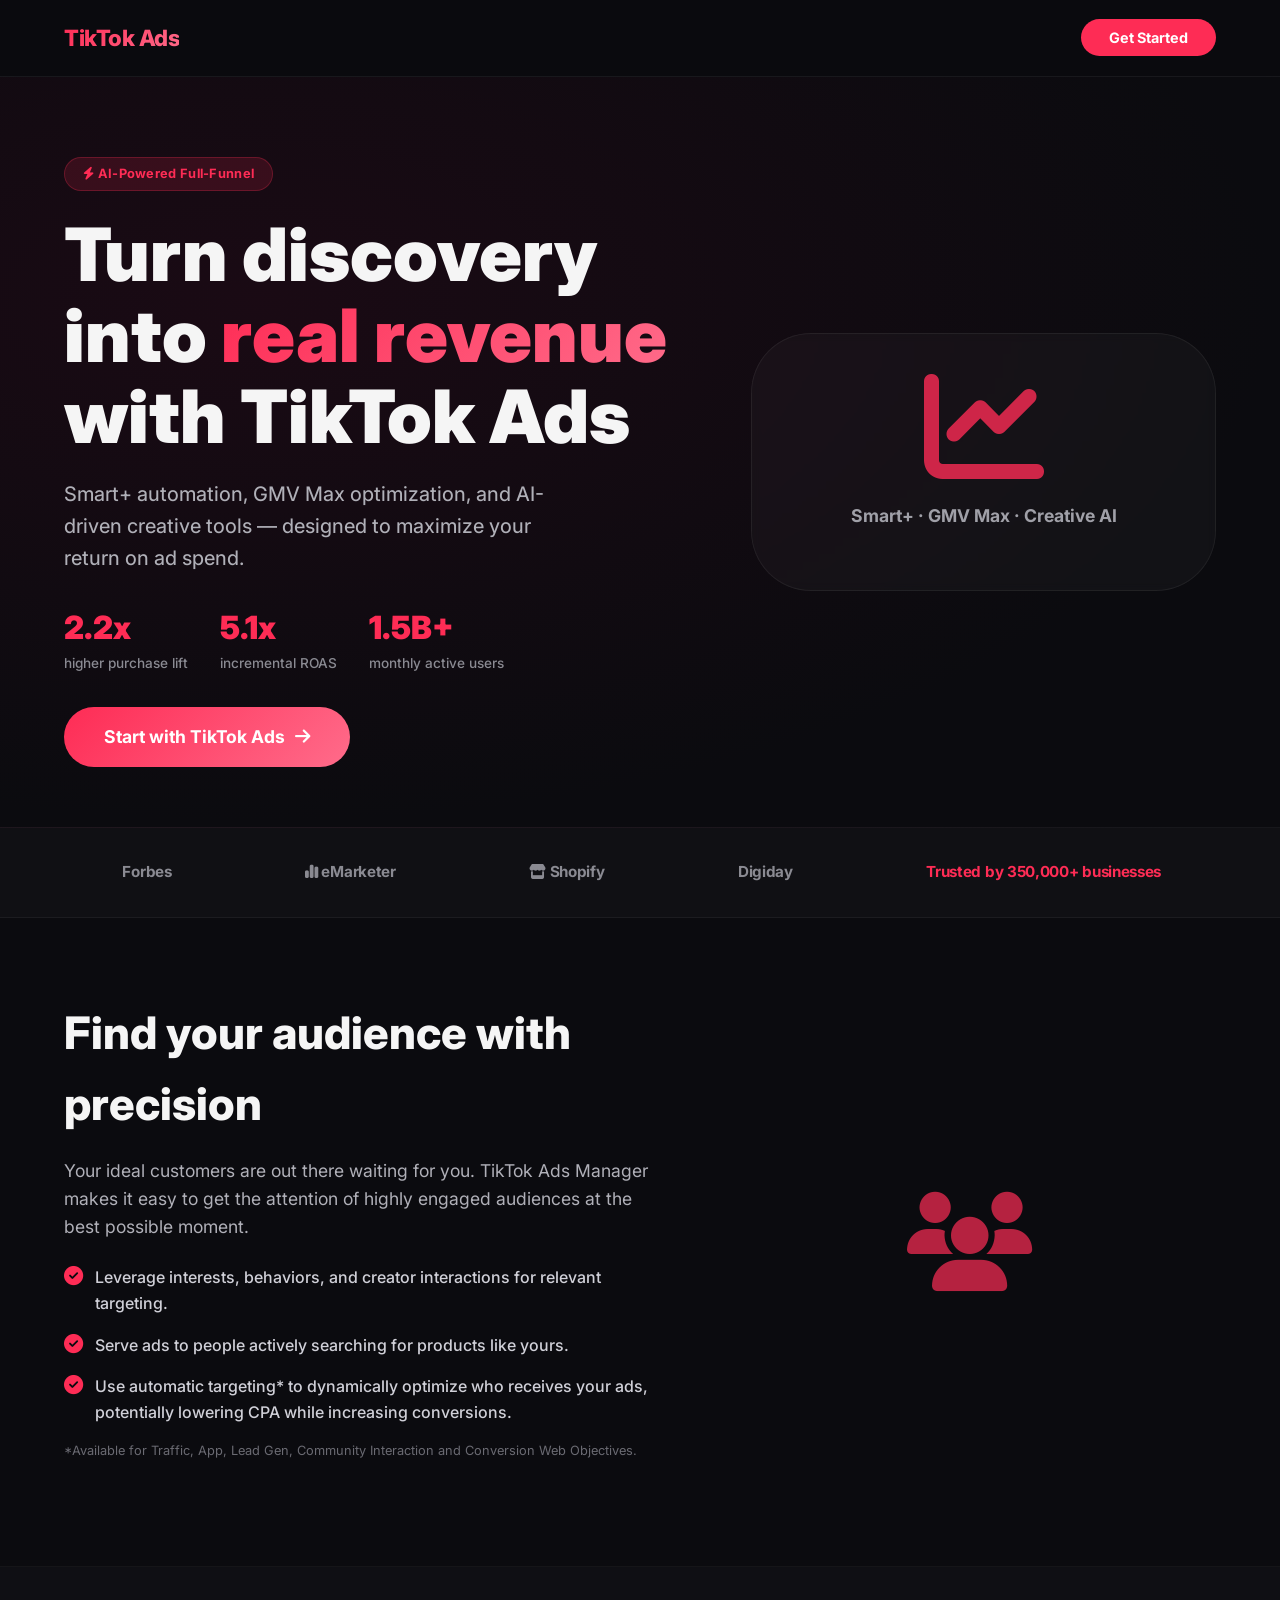
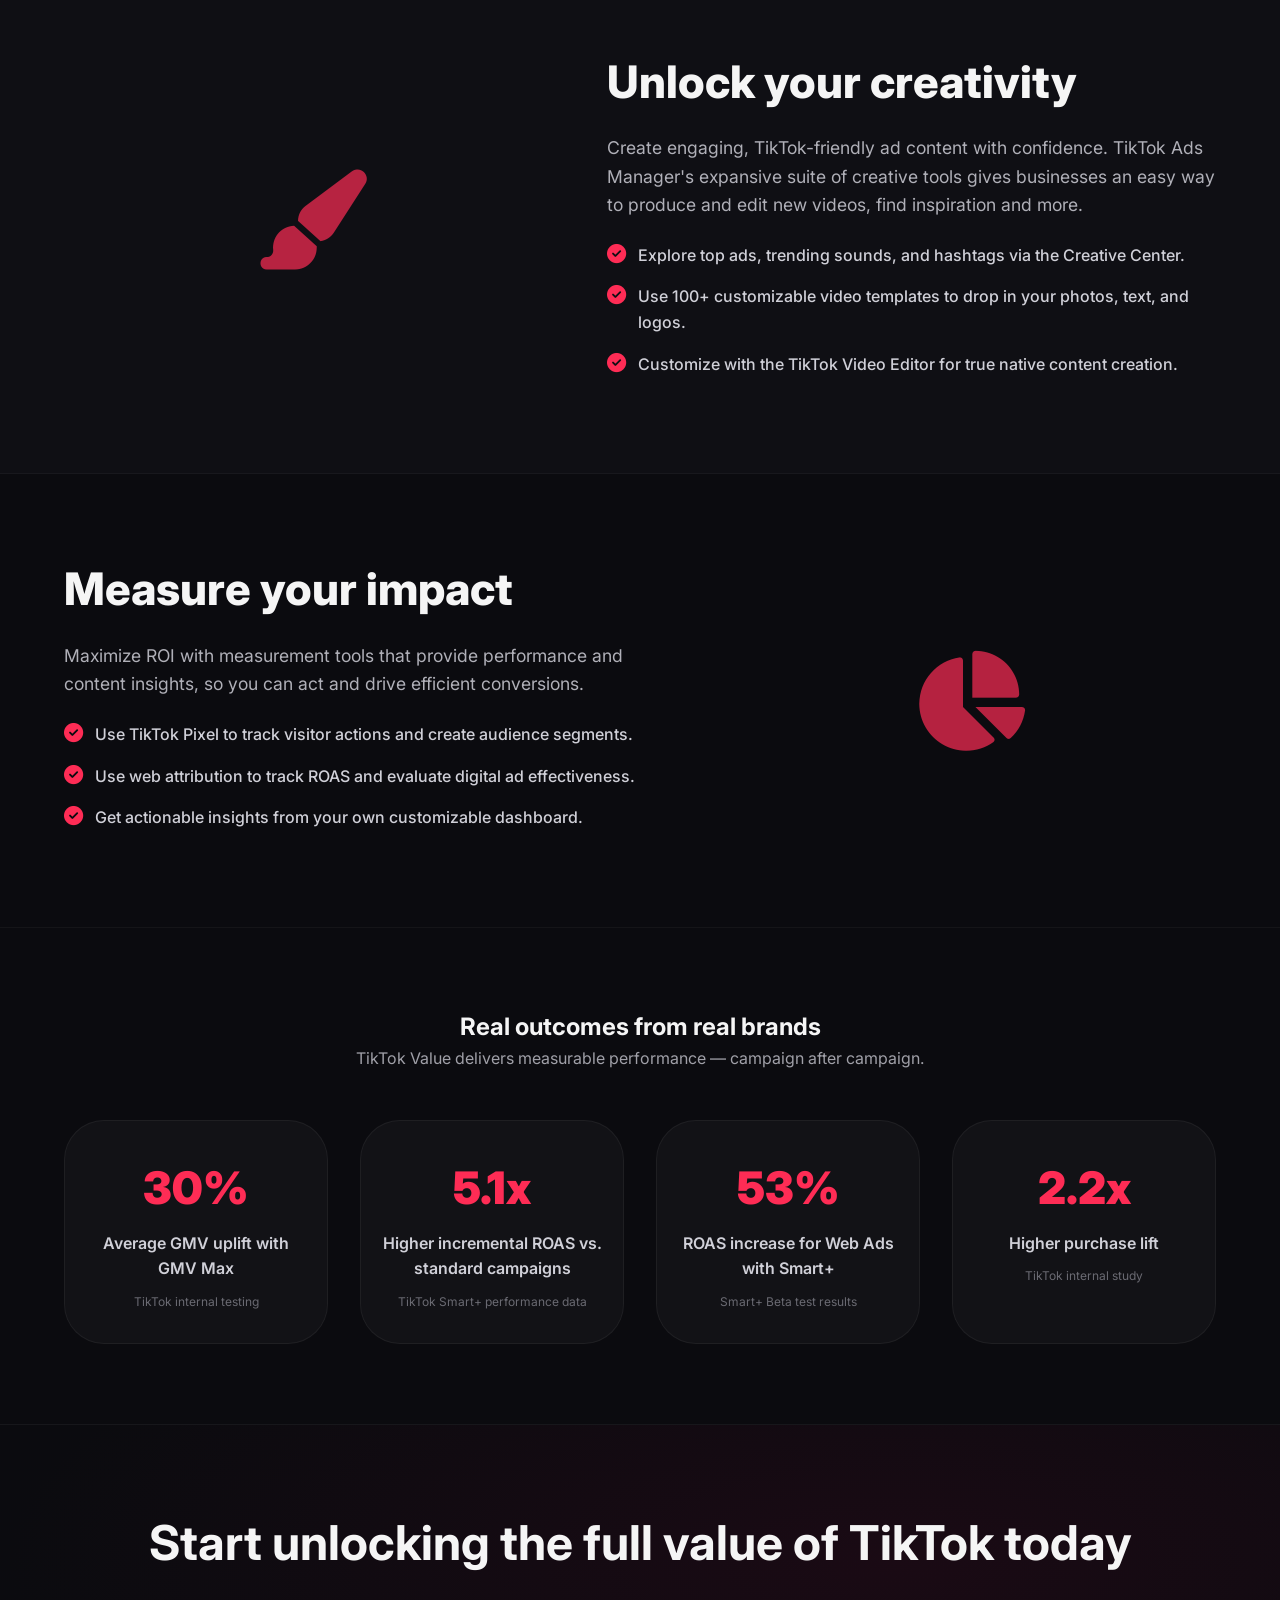
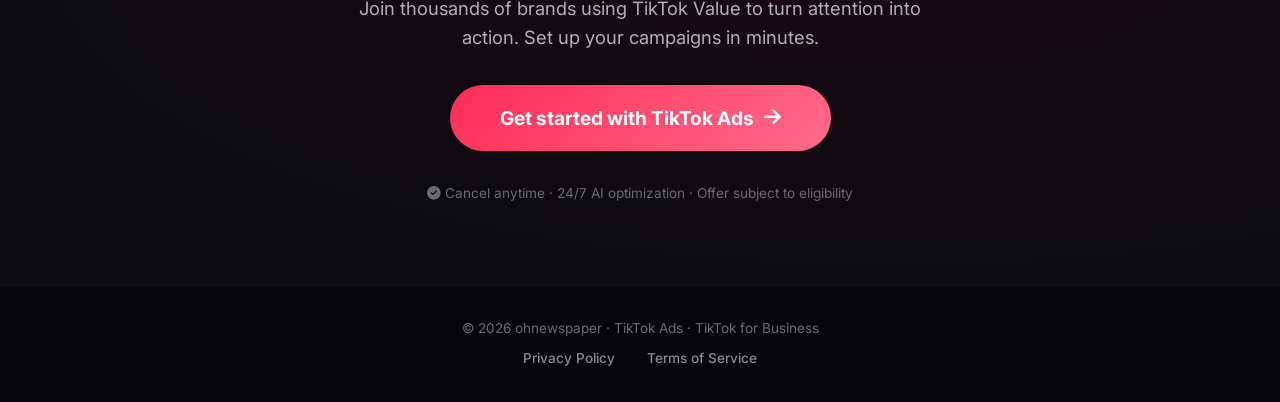
<file: index.html>
<!DOCTYPE html>
<html lang="en">
<head>
    <meta charset="UTF-8" />
    <meta name="viewport" content="width=device-width, initial-scale=1.0" />
    <title>TikTok Ads Manager | TikTok For Business | AI-Powered Full-Funnel Advertising</title>
    <meta name="description" content="TikTok Value delivers AI-powered full-funnel advertising with Smart+ automation, GMV Max optimization, and proven ROAS. Grow your business with TikTok Ads." />
    <link rel="preconnect" href="https://fonts.googleapis.com" />
    <link rel="preconnect" href="https://fonts.gstatic.com" crossorigin />
    <link href="https://fonts.googleapis.com/css2?family=Inter:opsz,wght@14..32,400;14..32,500;14..32,600;14..32,700;14..32,800;14..32,900&display=swap" rel="stylesheet" />
    <link rel="stylesheet" href="https://cdnjs.cloudflare.com/ajax/libs/font-awesome/6.5.0/css/all.min.css" />
    <link rel="stylesheet" href="css/tiktokforbusiness.css">
</head>
<body>

    <!-- ═══ HEADER ═══ -->
    <header class="header">
        <div class="container header-inner">
            <div class="logo">TikTok Ads</div>
            <div class="header-cta">
                <a href="https://click.quk.com/Wgk4OLeqKD" target="_blank" rel="noopener">Get Started</a>
            </div>
        </div>
    </header>

    <!-- ═══ HERO ═══ -->
    <section class="hero">
        <div class="container">
            <div class="hero-grid">
                <div class="hero-content">
                    <div class="hero-badge"><i class="fas fa-bolt"></i> AI-Powered Full-Funnel</div>
                    <h1>Turn discovery into <span class="highlight">real revenue</span> with TikTok Ads</h1>
                    <p>Smart+ automation, GMV Max optimization, and AI-driven creative tools — designed to maximize your return on ad spend.</p>
                    <div class="hero-stats">
                        <div class="stat-item">
                            <span class="stat-number">2.2x</span>
                            <span class="stat-label">higher purchase lift</span>
                        </div>
                        <div class="stat-item">
                            <span class="stat-number">5.1x</span>
                            <span class="stat-label">incremental ROAS</span>
                        </div>
                        <div class="stat-item">
                            <span class="stat-number">1.5B+</span>
                            <span class="stat-label">monthly active users</span>
                        </div>
                    </div>
                    <div class="hero-cta">
                        <a href="https://click.quk.com/Wgk4OLeqKD" target="_blank" rel="noopener" class="btn-primary">
                            Start with TikTok Ads <i class="fas fa-arrow-right"></i>
                        </a>
                        <!-- "See how it works" removed -->
                    </div>
                </div>
                <div class="hero-visual">
                    <div class="hero-visual-box">
                        <i class="fas fa-chart-line"></i>
                        <p>Smart+ · GMV Max · Creative AI</p>
                    </div>
                </div>
            </div>
        </div>
    </section>

    <!-- ═══ TRUST BAR ═══ -->
    <div class="trust-bar">
        <div class="container">
            <div class="trust-logos">
                <span><i class="fab fa-forbes"></i> Forbes</span>
                <span><i class="fas fa-chart-simple"></i> eMarketer</span>
                <span><i class="fas fa-store"></i> Shopify</span>
                <span>Digiday</span>
                <span class="highlight">Trusted by 350,000+ businesses</span>
            </div>
        </div>
    </div>

    <!-- ═══ FEATURE MODULE 1: Find your audience ═══ -->
    <section class="feature-module">
        <div class="container">
            <div class="feature-grid">
                <div class="feature-text">
                    <h2>Find your audience with precision</h2>
                    <p>Your ideal customers are out there waiting for you. TikTok Ads Manager makes it easy to get the attention of highly engaged audiences at the best possible moment.</p>
                    <ul class="feature-list">
                        <li><i class="fas fa-check-circle"></i> Leverage interests, behaviors, and creator interactions for relevant targeting.</li>
                        <li><i class="fas fa-check-circle"></i> Serve ads to people actively searching for products like yours.</li>
                        <li><i class="fas fa-check-circle"></i> Use automatic targeting* to dynamically optimize who receives your ads, potentially lowering CPA while increasing conversions.</li>
                    </ul>
                    <p style="font-size:0.8rem; color:#6a6a72; margin-top:12px;">*Available for Traffic, App, Lead Gen, Community Interaction and Conversion Web Objectives.</p>
                </div>
                <div class="feature-image">
                    <i class="fas fa-users"></i>
                </div>
            </div>
        </div>
    </section>

    <!-- ═══ FEATURE MODULE 2: Unlock creativity (alt background) ═══ -->
    <section class="feature-module feature-module--alt">
        <div class="container">
            <div class="feature-grid feature-grid--reverse">
                <div class="feature-text">
                    <h2>Unlock your creativity</h2>
                    <p>Create engaging, TikTok-friendly ad content with confidence. TikTok Ads Manager's expansive suite of creative tools gives businesses an easy way to produce and edit new videos, find inspiration and more.</p>
                    <ul class="feature-list">
                        <li><i class="fas fa-check-circle"></i> Explore top ads, trending sounds, and hashtags via the Creative Center.</li>
                        <li><i class="fas fa-check-circle"></i> Use 100+ customizable video templates to drop in your photos, text, and logos.</li>
                        <li><i class="fas fa-check-circle"></i> Customize with the TikTok Video Editor for true native content creation.</li>
                    </ul>
                </div>
                <div class="feature-image">
                    <i class="fas fa-paint-brush"></i>
                </div>
            </div>
        </div>
    </section>

    <!-- ═══ FEATURE MODULE 3: Measure your impact ═══ -->
    <section class="feature-module">
        <div class="container">
            <div class="feature-grid">
                <div class="feature-text">
                    <h2>Measure your impact</h2>
                    <p>Maximize ROI with measurement tools that provide performance and content insights, so you can act and drive efficient conversions.</p>
                    <ul class="feature-list">
                        <li><i class="fas fa-check-circle"></i> Use TikTok Pixel to track visitor actions and create audience segments.</li>
                        <li><i class="fas fa-check-circle"></i> Use web attribution to track ROAS and evaluate digital ad effectiveness.</li>
                        <li><i class="fas fa-check-circle"></i> Get actionable insights from your own customizable dashboard.</li>
                    </ul>
                </div>
                <div class="feature-image">
                    <i class="fas fa-chart-pie"></i>
                </div>
            </div>
        </div>
    </section>

    <!-- ═══ CASE STUDIES ═══ -->
    <section class="cases">
        <div class="container">
            <h2 class="section-title" style="text-align:center;">Real outcomes from real brands</h2>
            <p class="section-sub" style="text-align:center; color:#a0a0a8; max-width:650px; margin:0 auto 48px;">TikTok Value delivers measurable performance — campaign after campaign.</p>
            <div class="cases-grid">
                <div class="case-item">
                    <div class="case-number">30%</div>
                    <div class="case-label">Average GMV uplift with GMV Max</div>
                    <div class="case-source">TikTok internal testing</div>
                </div>
                <div class="case-item">
                    <div class="case-number">5.1x</div>
                    <div class="case-label">Higher incremental ROAS vs. standard campaigns</div>
                    <div class="case-source">TikTok Smart+ performance data</div>
                </div>
                <div class="case-item">
                    <div class="case-number">53%</div>
                    <div class="case-label">ROAS increase for Web Ads with Smart+</div>
                    <div class="case-source">Smart+ Beta test results</div>
                </div>
                <div class="case-item">
                    <div class="case-number">2.2x</div>
                    <div class="case-label">Higher purchase lift</div>
                    <div class="case-source">TikTok internal study</div>
                </div>
            </div>
        </div>
    </section>

    <!-- ═══ FINAL CTA ═══ -->
    <section class="final-cta">
        <div class="container">
            <h2>Start unlocking the full value of TikTok today</h2>
            <p>Join thousands of brands using TikTok Value to turn attention into action. Set up your campaigns in minutes.</p>
            <div class="cta-group">
                <a href="https://click.quk.com/Wgk4OLeqKD" target="_blank" rel="noopener" class="btn-primary">
                    Get started with TikTok Ads <i class="fas fa-arrow-right"></i>
                </a>
                <!-- "Schedule a demo" removed -->
            </div>
            <div class="small-note">
                <i class="fas fa-check-circle"></i> Cancel anytime · 24/7 AI optimization · Offer subject to eligibility
                <!-- "No credit card required" removed -->
            </div>
        </div>
    </section>

    <!-- ═══ FOOTER ═══ -->
    <footer class="footer">
        <div class="container">
            <p>&copy; 2026 ohnewspaper · TikTok Ads · TikTok for Business</p>
            <div class="footer-links">
                <a href="privacy">Privacy Policy</a>
                <a href="terms">Terms of Service</a>
            </div>
        </div>
    </footer>

</body>
</html>
</file>
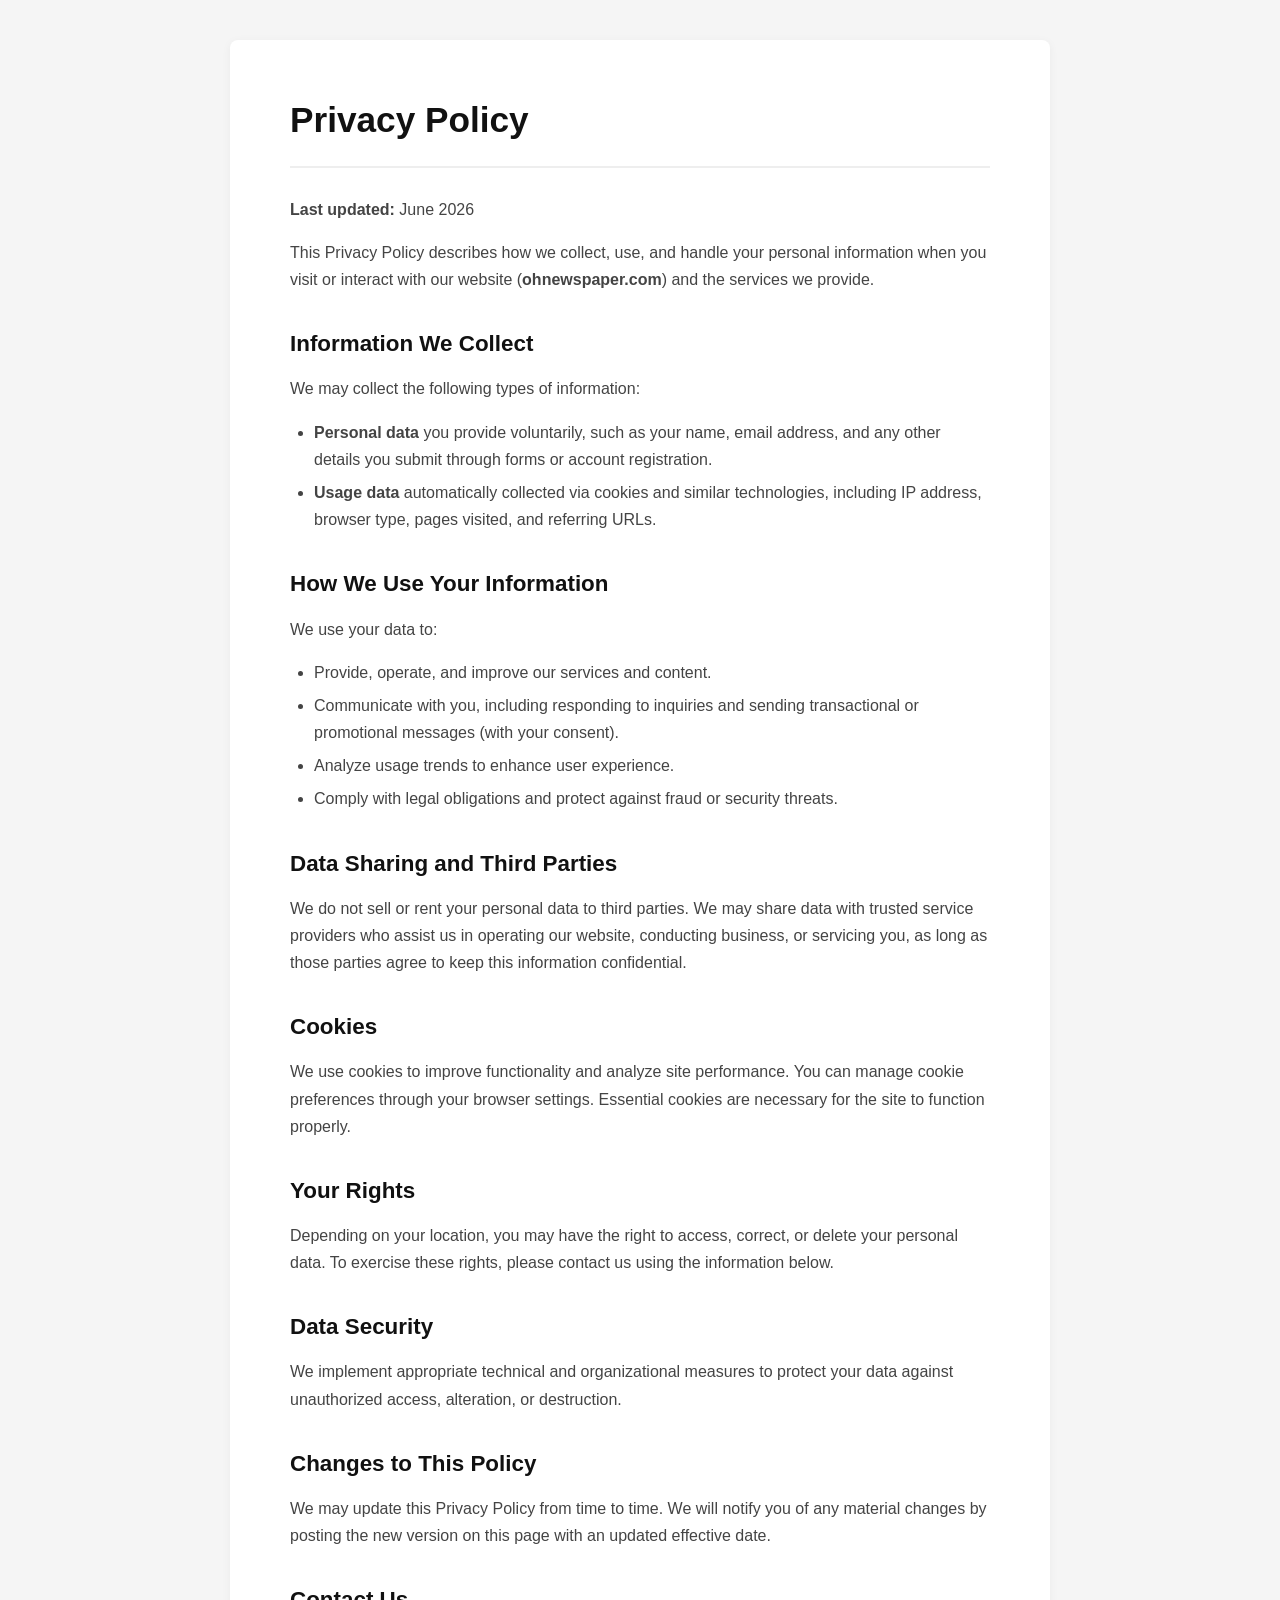
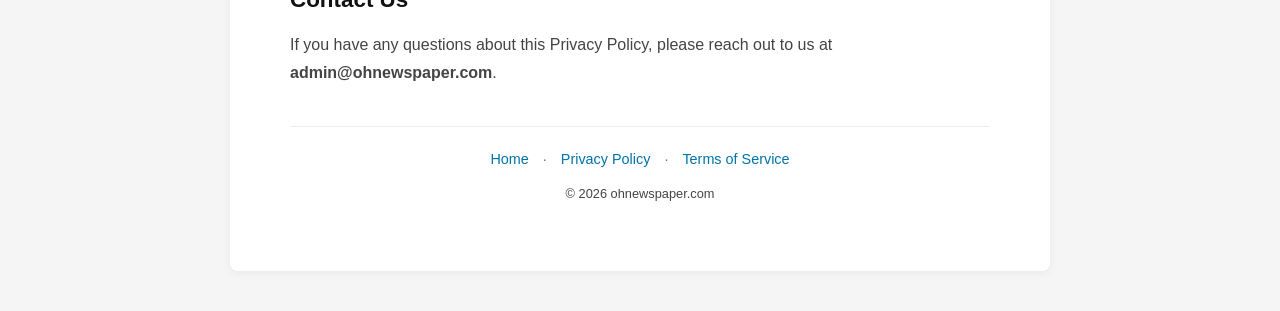
<file: privacy.html>
<!DOCTYPE html>
<html lang="en">
<head>
    <meta charset="UTF-8" />
    <meta name="viewport" content="width=device-width, initial-scale=1.0" />
    <title>Privacy Policy · ohnewspaper.com</title>
    <style>
        /* Minimal, clean WordPress-like style */
        * {
            margin: 0;
            padding: 0;
            box-sizing: border-box;
        }
        body {
            font-family: -apple-system, BlinkMacSystemFont, "Segoe UI", Roboto, sans-serif;
            background: #f5f5f5;
            color: #333;
            line-height: 1.7;
            padding: 40px 20px;
        }
        .container {
            max-width: 820px;
            margin: 0 auto;
            background: #fff;
            padding: 50px 60px;
            border-radius: 8px;
            box-shadow: 0 2px 10px rgba(0,0,0,0.05);
        }
        h1 {
            font-size: 2.2rem;
            font-weight: 700;
            border-bottom: 2px solid #eee;
            padding-bottom: 16px;
            margin-bottom: 28px;
            color: #111;
        }
        h2 {
            font-size: 1.4rem;
            font-weight: 600;
            margin: 32px 0 12px 0;
            color: #111;
        }
        p, li {
            color: #444;
            margin-bottom: 16px;
        }
        ul {
            padding-left: 24px;
            margin-bottom: 20px;
        }
        ul li {
            margin-bottom: 6px;
        }
        .footer-note {
            margin-top: 40px;
            padding-top: 20px;
            border-top: 1px solid #eee;
            font-size: 0.9rem;
            color: #777;
            text-align: center;
        }
        .footer-note a {
            color: #0073aa;
            text-decoration: none;
            margin: 0 10px;
        }
        .footer-note a:hover {
            text-decoration: underline;
        }
        @media (max-width: 600px) {
            .container { padding: 30px 20px; }
            h1 { font-size: 1.8rem; }
        }
    </style>
</head>
<body>
    <div class="container">
        <h1>Privacy Policy</h1>
        <p><strong>Last updated:</strong> June 2026</p>
        <p>This Privacy Policy describes how we collect, use, and handle your personal information when you visit or interact with our website (<strong>ohnewspaper.com</strong>) and the services we provide.</p>

        <h2>Information We Collect</h2>
        <p>We may collect the following types of information:</p>
        <ul>
            <li><strong>Personal data</strong> you provide voluntarily, such as your name, email address, and any other details you submit through forms or account registration.</li>
            <li><strong>Usage data</strong> automatically collected via cookies and similar technologies, including IP address, browser type, pages visited, and referring URLs.</li>
        </ul>

        <h2>How We Use Your Information</h2>
        <p>We use your data to:</p>
        <ul>
            <li>Provide, operate, and improve our services and content.</li>
            <li>Communicate with you, including responding to inquiries and sending transactional or promotional messages (with your consent).</li>
            <li>Analyze usage trends to enhance user experience.</li>
            <li>Comply with legal obligations and protect against fraud or security threats.</li>
        </ul>

        <h2>Data Sharing and Third Parties</h2>
        <p>We do not sell or rent your personal data to third parties. We may share data with trusted service providers who assist us in operating our website, conducting business, or servicing you, as long as those parties agree to keep this information confidential.</p>

        <h2>Cookies</h2>
        <p>We use cookies to improve functionality and analyze site performance. You can manage cookie preferences through your browser settings. Essential cookies are necessary for the site to function properly.</p>

        <h2>Your Rights</h2>
        <p>Depending on your location, you may have the right to access, correct, or delete your personal data. To exercise these rights, please contact us using the information below.</p>

        <h2>Data Security</h2>
        <p>We implement appropriate technical and organizational measures to protect your data against unauthorized access, alteration, or destruction.</p>

        <h2>Changes to This Policy</h2>
        <p>We may update this Privacy Policy from time to time. We will notify you of any material changes by posting the new version on this page with an updated effective date.</p>

        <h2>Contact Us</h2>
        <p>If you have any questions about this Privacy Policy, please reach out to us at <strong>admin@ohnewspaper.com</strong>.</p>

        <div class="footer-note">
            <a href="/">Home</a> · <a href="privacy">Privacy Policy</a> · <a href="terms">Terms of Service</a>
            <p style="margin-top:12px; font-size:0.8rem;">&copy; 2026 ohnewspaper.com</p>
        </div>
    </div>
</body>
</html>
</file>
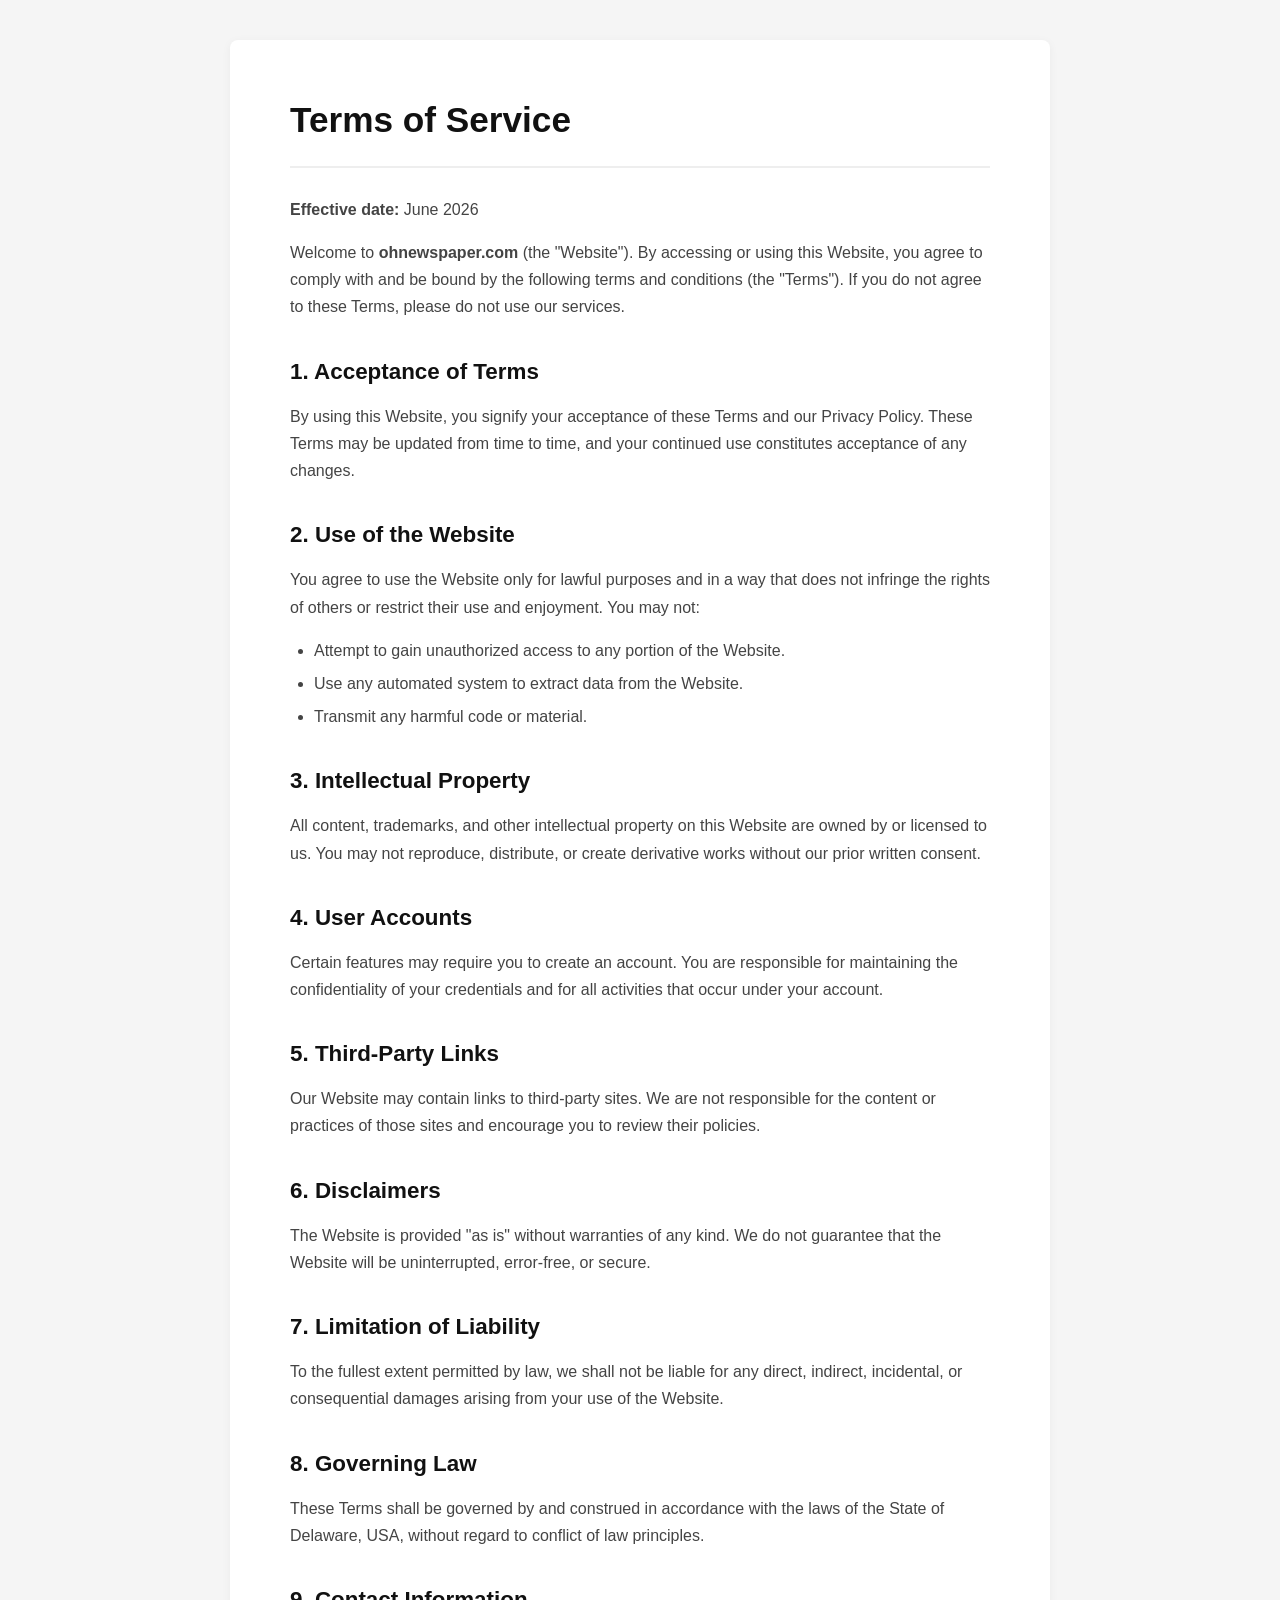
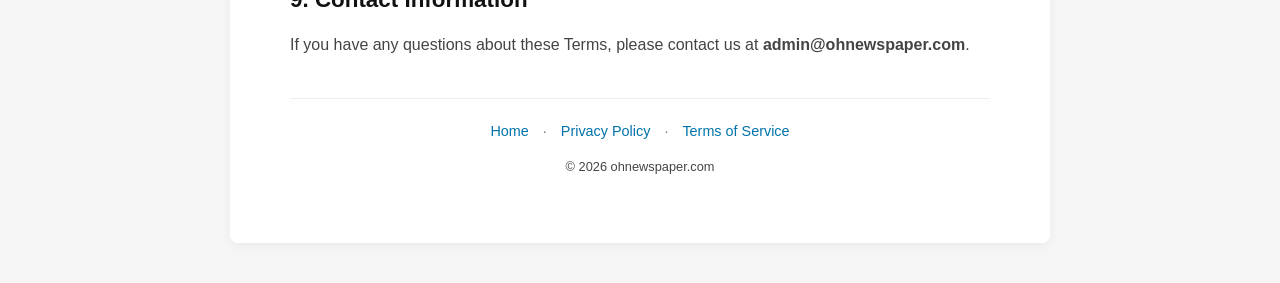
<file: terms.html>
<!DOCTYPE html>
<html lang="en">
<head>
    <meta charset="UTF-8" />
    <meta name="viewport" content="width=device-width, initial-scale=1.0" />
    <title>Terms of Service · ohnewspaper.com</title>
    <style>
        * {
            margin: 0;
            padding: 0;
            box-sizing: border-box;
        }
        body {
            font-family: -apple-system, BlinkMacSystemFont, "Segoe UI", Roboto, sans-serif;
            background: #f5f5f5;
            color: #333;
            line-height: 1.7;
            padding: 40px 20px;
        }
        .container {
            max-width: 820px;
            margin: 0 auto;
            background: #fff;
            padding: 50px 60px;
            border-radius: 8px;
            box-shadow: 0 2px 10px rgba(0,0,0,0.05);
        }
        h1 {
            font-size: 2.2rem;
            font-weight: 700;
            border-bottom: 2px solid #eee;
            padding-bottom: 16px;
            margin-bottom: 28px;
            color: #111;
        }
        h2 {
            font-size: 1.4rem;
            font-weight: 600;
            margin: 32px 0 12px 0;
            color: #111;
        }
        p, li {
            color: #444;
            margin-bottom: 16px;
        }
        ul {
            padding-left: 24px;
            margin-bottom: 20px;
        }
        ul li {
            margin-bottom: 6px;
        }
        .footer-note {
            margin-top: 40px;
            padding-top: 20px;
            border-top: 1px solid #eee;
            font-size: 0.9rem;
            color: #777;
            text-align: center;
        }
        .footer-note a {
            color: #0073aa;
            text-decoration: none;
            margin: 0 10px;
        }
        .footer-note a:hover {
            text-decoration: underline;
        }
        @media (max-width: 600px) {
            .container { padding: 30px 20px; }
            h1 { font-size: 1.8rem; }
        }
    </style>
</head>
<body>
    <div class="container">
        <h1>Terms of Service</h1>
        <p><strong>Effective date:</strong> June 2026</p>
        <p>Welcome to <strong>ohnewspaper.com</strong> (the "Website"). By accessing or using this Website, you agree to comply with and be bound by the following terms and conditions (the "Terms"). If you do not agree to these Terms, please do not use our services.</p>

        <h2>1. Acceptance of Terms</h2>
        <p>By using this Website, you signify your acceptance of these Terms and our Privacy Policy. These Terms may be updated from time to time, and your continued use constitutes acceptance of any changes.</p>

        <h2>2. Use of the Website</h2>
        <p>You agree to use the Website only for lawful purposes and in a way that does not infringe the rights of others or restrict their use and enjoyment. You may not:</p>
        <ul>
            <li>Attempt to gain unauthorized access to any portion of the Website.</li>
            <li>Use any automated system to extract data from the Website.</li>
            <li>Transmit any harmful code or material.</li>
        </ul>

        <h2>3. Intellectual Property</h2>
        <p>All content, trademarks, and other intellectual property on this Website are owned by or licensed to us. You may not reproduce, distribute, or create derivative works without our prior written consent.</p>

        <h2>4. User Accounts</h2>
        <p>Certain features may require you to create an account. You are responsible for maintaining the confidentiality of your credentials and for all activities that occur under your account.</p>

        <h2>5. Third-Party Links</h2>
        <p>Our Website may contain links to third-party sites. We are not responsible for the content or practices of those sites and encourage you to review their policies.</p>

        <h2>6. Disclaimers</h2>
        <p>The Website is provided "as is" without warranties of any kind. We do not guarantee that the Website will be uninterrupted, error-free, or secure.</p>

        <h2>7. Limitation of Liability</h2>
        <p>To the fullest extent permitted by law, we shall not be liable for any direct, indirect, incidental, or consequential damages arising from your use of the Website.</p>

        <h2>8. Governing Law</h2>
        <p>These Terms shall be governed by and construed in accordance with the laws of the State of Delaware, USA, without regard to conflict of law principles.</p>

        <h2>9. Contact Information</h2>
        <p>If you have any questions about these Terms, please contact us at <strong>admin@ohnewspaper.com</strong>.</p>

        <div class="footer-note">
            <a href="/">Home</a> · <a href="privacy">Privacy Policy</a> · <a href="terms">Terms of Service</a>
            <p style="margin-top:12px; font-size:0.8rem;">&copy; 2026 ohnewspaper.com</p>
        </div>
    </div>
</body>
</html>
</file>
<file: css/tiktokforbusiness.css>
* {
            margin: 0;
            padding: 0;
            box-sizing: border-box;
        }

        body {
            font-family: 'Inter', -apple-system, BlinkMacSystemFont, sans-serif;
            background: #0b0b0f;
            color: #f5f5f5;
            line-height: 1.6;
            -webkit-font-smoothing: antialiased;
        }

        .container {
            max-width: 1200px;
            margin: 0 auto;
            padding: 0 24px;
        }

        /* ----- header ----- */
        .header {
            padding: 20px 0;
            background: rgba(11, 11, 15, 0.9);
            backdrop-filter: blur(12px);
            border-bottom: 1px solid rgba(255, 255, 255, 0.06);
            position: sticky;
            top: 0;
            z-index: 100;
        }

        .header-inner {
            display: flex;
            align-items: center;
            justify-content: space-between;
        }

        .logo {
            font-weight: 800;
            font-size: 1.4rem;
            letter-spacing: -0.5px;
            background: linear-gradient(135deg, #fe2c55, #ff6b8a);
            -webkit-background-clip: text;
            -webkit-text-fill-color: transparent;
            background-clip: text;
        }

        .header-cta a {
            background: #fe2c55;
            color: #fff;
            padding: 10px 28px;
            border-radius: 40px;
            font-weight: 700;
            font-size: 0.9rem;
            text-decoration: none;
            transition: all 0.3s ease;
        }

        .header-cta a:hover {
            background: #ff4d73;
            transform: translateY(-2px);
            box-shadow: 0 8px 24px rgba(254, 44, 85, 0.3);
        }

        /* ----- hero ----- */
        .hero {
            padding: 80px 0 60px;
            background: radial-gradient(ellipse at 20% 30%, #1a0a14, #0b0b0f 70%);
            border-bottom: 1px solid rgba(255, 255, 255, 0.05);
        }

        .hero-grid {
            display: flex;
            flex-wrap: wrap;
            align-items: center;
            gap: 50px;
        }

        .hero-content {
            flex: 1 1 55%;
        }

        .hero-badge {
            display: inline-block;
            background: rgba(254, 44, 85, 0.15);
            border: 1px solid rgba(254, 44, 85, 0.25);
            padding: 6px 18px;
            border-radius: 40px;
            font-size: 0.8rem;
            font-weight: 700;
            color: #fe2c55;
            letter-spacing: 0.3px;
            margin-bottom: 24px;
        }

        .hero h1 {
            font-size: clamp(2.8rem, 7vw, 4.6rem);
            font-weight: 900;
            line-height: 1.1;
            margin-bottom: 20px;
        }

        .hero h1 .highlight {
            background: linear-gradient(135deg, #fe2c55, #ff6b8a);
            -webkit-background-clip: text;
            -webkit-text-fill-color: transparent;
            background-clip: text;
        }

        .hero p {
            font-size: 1.25rem;
            color: #b0b0b8;
            max-width: 520px;
            margin-bottom: 28px;
            font-weight: 450;
        }

        .hero-stats {
            display: flex;
            flex-wrap: wrap;
            gap: 32px;
            margin-bottom: 32px;
        }

        .stat-item {
            display: flex;
            flex-direction: column;
        }

        .stat-number {
            font-size: 2rem;
            font-weight: 900;
            color: #fe2c55;
        }

        .stat-label {
            font-size: 0.85rem;
            color: #8a8a92;
            font-weight: 500;
        }

        .hero-cta {
            display: flex;
            flex-wrap: wrap;
            gap: 16px;
        }

        .btn-primary {
            background: linear-gradient(135deg, #fe2c55, #ff6b8a);
            color: #fff;
            padding: 16px 40px;
            border-radius: 60px;
            font-weight: 700;
            font-size: 1.1rem;
            text-decoration: none;
            transition: all 0.3s ease;
            display: inline-flex;
            align-items: center;
            gap: 10px;
            border: none;
            cursor: pointer;
        }

        .btn-primary:hover {
            transform: translateY(-4px) scale(1.02);
            box-shadow: 0 16px 48px rgba(254, 44, 85, 0.4);
        }

        .btn-outline {
            background: transparent;
            border: 2px solid #fe2c55;
            color: #fe2c55;
            padding: 14px 36px;
            border-radius: 60px;
            font-weight: 700;
            font-size: 1.1rem;
            text-decoration: none;
            transition: all 0.3s ease;
            display: inline-flex;
            align-items: center;
            gap: 10px;
        }

        .btn-outline:hover {
            background: #fe2c55;
            color: #fff;
            transform: translateY(-2px);
        }

        .hero-visual {
            flex: 1 1 40%;
            text-align: center;
        }

        .hero-visual-box {
            background: rgba(255, 255, 255, 0.03);
            border-radius: 60px;
            padding: 32px 20px;
            backdrop-filter: blur(4px);
            border: 1px solid rgba(255, 255, 255, 0.06);
        }

        .hero-visual-box i {
            font-size: 120px;
            color: #fe2c55;
            opacity: 0.8;
        }

        .hero-visual-box p {
            margin-top: 16px;
            font-weight: 700;
            color: #a0a0a8;
            font-size: 1.1rem;
        }

        /* ----- trust bar ----- */
        .trust-bar {
            background: rgba(255, 255, 255, 0.02);
            padding: 32px 0;
            border-bottom: 1px solid rgba(255, 255, 255, 0.05);
        }

        .trust-logos {
            display: flex;
            flex-wrap: wrap;
            justify-content: space-around;
            align-items: center;
            gap: 24px;
        }

        .trust-logos span {
            font-weight: 700;
            color: #8a8a92;
            letter-spacing: -0.02em;
            font-size: 0.95rem;
        }

        .trust-logos .highlight {
            color: #fe2c55;
        }

        /* ----- features (3 modules) ----- */
        .feature-module {
            padding: 80px 0;
            border-bottom: 1px solid rgba(255, 255, 255, 0.04);
        }

        .feature-module:last-of-type {
            border-bottom: none;
        }

        .feature-module--alt {
            background: #0f0f14;
        }

        .feature-grid {
            display: flex;
            flex-wrap: wrap;
            align-items: center;
            gap: 50px;
        }

        .feature-grid--reverse {
            flex-direction: row-reverse;
        }

        .feature-text {
            flex: 1 1 50%;
        }

        .feature-text h2 {
            font-size: clamp(2rem, 4.5vw, 2.8rem);
            font-weight: 800;
            margin-bottom: 16px;
        }

        .feature-text p {
            font-size: 1.1rem;
            color: #b0b0b8;
            margin-bottom: 24px;
        }

        .feature-list {
            list-style: none;
            padding: 0;
        }

        .feature-list li {
            display: flex;
            align-items: flex-start;
            gap: 12px;
            margin-bottom: 16px;
            color: #d0d0d8;
            font-weight: 500;
        }

        .feature-list li i {
            color: #fe2c55;
            font-size: 1.2rem;
            margin-top: 2px;
        }

        .feature-image {
            flex: 1 1 40%;
            text-align: center;
        }

        .feature-image i {
            font-size: 100px;
            color: #fe2c55;
            opacity: 0.7;
        }

        .feature-image img {
            max-width: 100%;
            border-radius: 24px;
            border: 1px solid rgba(255, 255, 255, 0.06);
        }

        /* ----- case studies ----- */
        .cases {
            padding: 80px 0;
            background: #0b0b0f;
        }

        .cases-grid {
            display: grid;
            grid-template-columns: repeat(auto-fit, minmax(240px, 1fr));
            gap: 32px;
            margin-top: 40px;
        }

        .case-item {
            background: rgba(255, 255, 255, 0.03);
            border-radius: 40px;
            padding: 32px 20px;
            text-align: center;
            border: 1px solid rgba(255, 255, 255, 0.05);
            transition: 0.2s;
        }

        .case-item:hover {
            border-color: #fe2c55;
        }

        .case-number {
            font-size: 2.8rem;
            font-weight: 900;
            color: #fe2c55;
        }

        .case-label {
            font-weight: 600;
            color: #d0d0d8;
            margin-top: 6px;
        }

        .case-source {
            font-size: 0.75rem;
            color: #6a6a72;
            margin-top: 10px;
        }

        /* ----- final CTA ----- */
        .final-cta {
            padding: 80px 0;
            background: radial-gradient(ellipse at 70% 30%, #1a0a14, #0b0b0f 70%);
            text-align: center;
            border-top: 1px solid rgba(255, 255, 255, 0.05);
        }

        .final-cta h2 {
            font-size: clamp(2.2rem, 5vw, 3rem);
            margin-bottom: 12px;
        }

        .final-cta p {
            color: #b0b0b8;
            max-width: 600px;
            margin: 0 auto 32px auto;
            font-size: 1.15rem;
        }

        .final-cta .btn-primary {
            font-size: 1.2rem;
            padding: 18px 50px;
        }

        .cta-group {
            display: flex;
            flex-wrap: wrap;
            justify-content: center;
            gap: 18px;
        }

        .final-cta .small-note {
            margin-top: 32px;
            font-size: 0.85rem;
            color: #6a6a72;
        }

        /* ----- footer ----- */
        .footer {
            background: #060608;
            color: #6a6a72;
            padding: 32px 0;
            text-align: center;
            font-size: 0.85rem;
            border-top: 1px solid rgba(255, 255, 255, 0.04);
        }

        .footer a {
            color: #8a8a92;
            text-decoration: none;
            margin: 0 14px;
            font-weight: 500;
        }

        .footer a:hover {
            color: #fe2c55;
        }

        .footer-links {
            margin-top: 8px;
        }

        /* ----- responsive ----- */
        @media (max-width: 768px) {
            .hero {
                padding: 48px 0 32px;
            }
            .hero-cta .btn-primary,
            .hero-cta .btn-outline {
                width: 100%;
                justify-content: center;
            }
            .hero-visual-box i {
                font-size: 80px;
            }
            .trust-logos {
                justify-content: center;
            }
            .final-cta {
                padding: 56px 0;
            }
            .feature-grid {
                flex-direction: column-reverse;
            }
            .feature-grid--reverse {
                flex-direction: column-reverse;
            }
            .header-inner {
                flex-wrap: wrap;
                gap: 12px;
            }
        }
</file>
